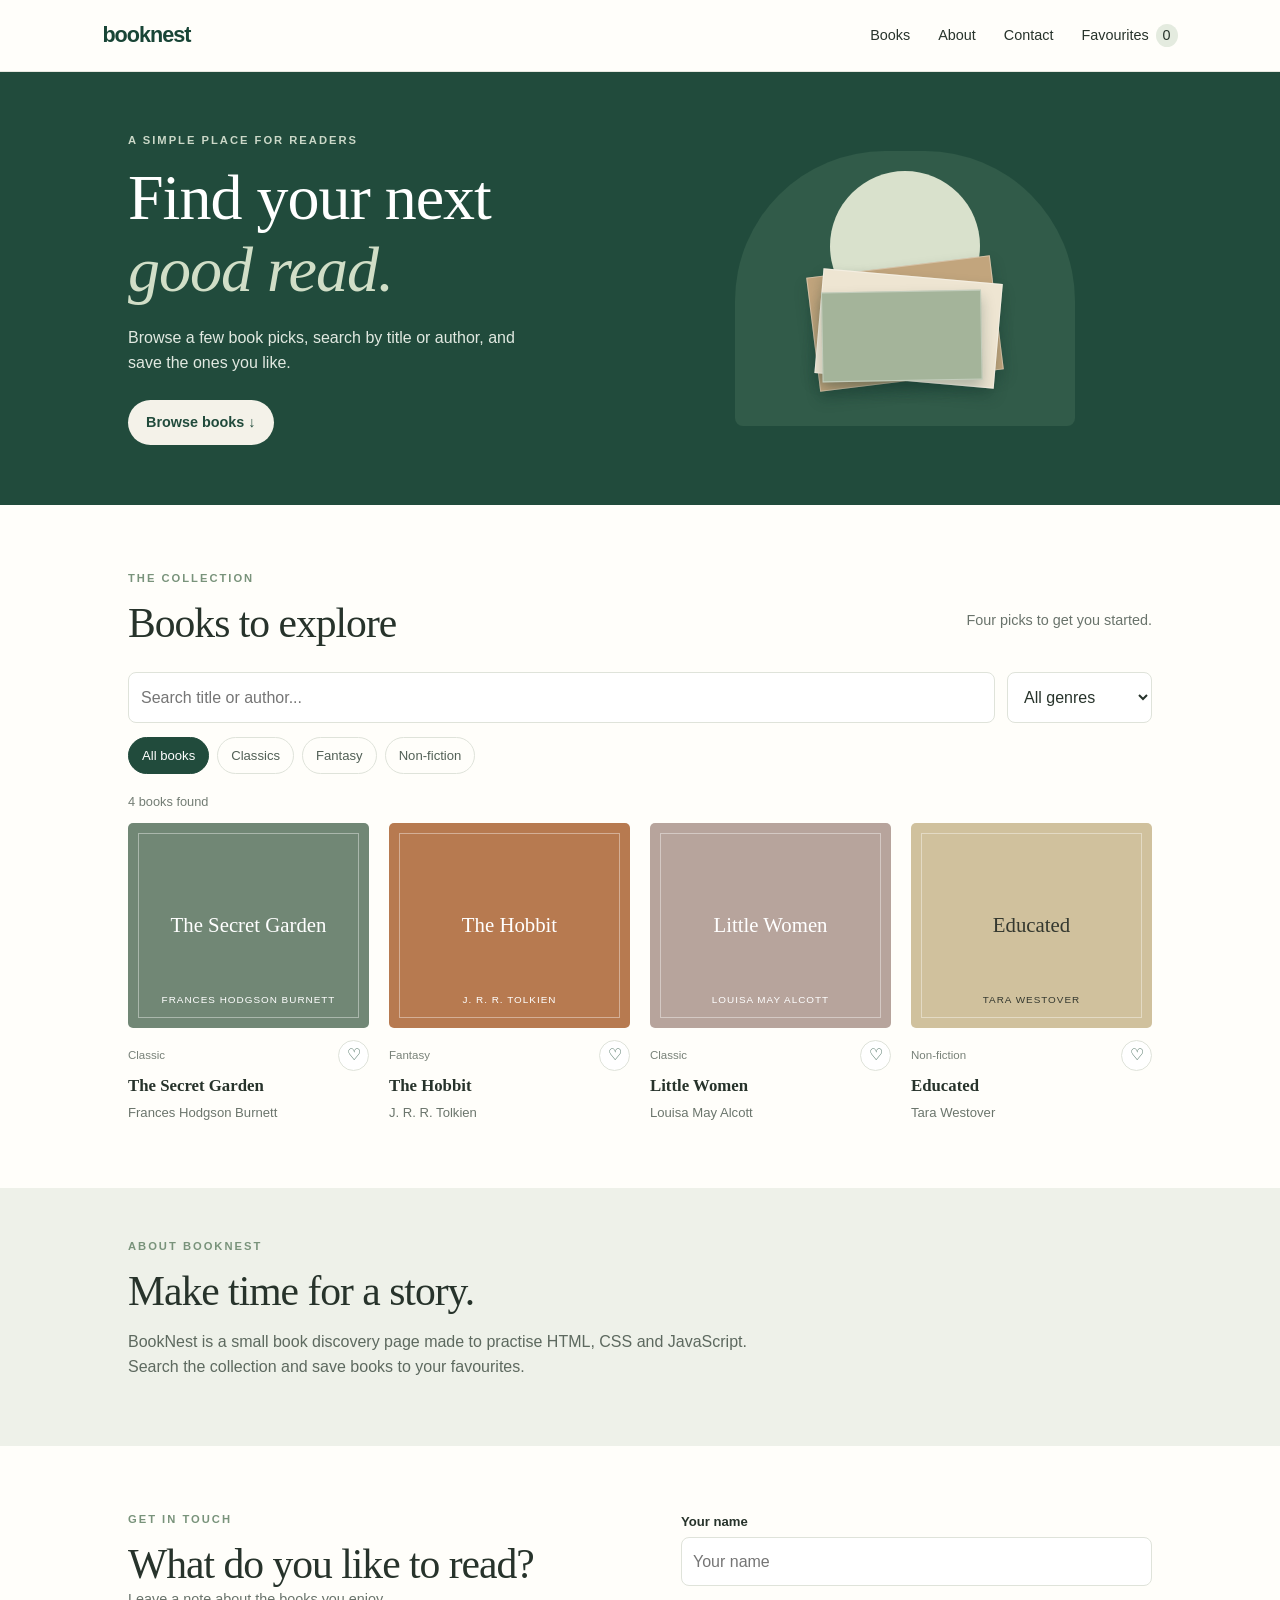
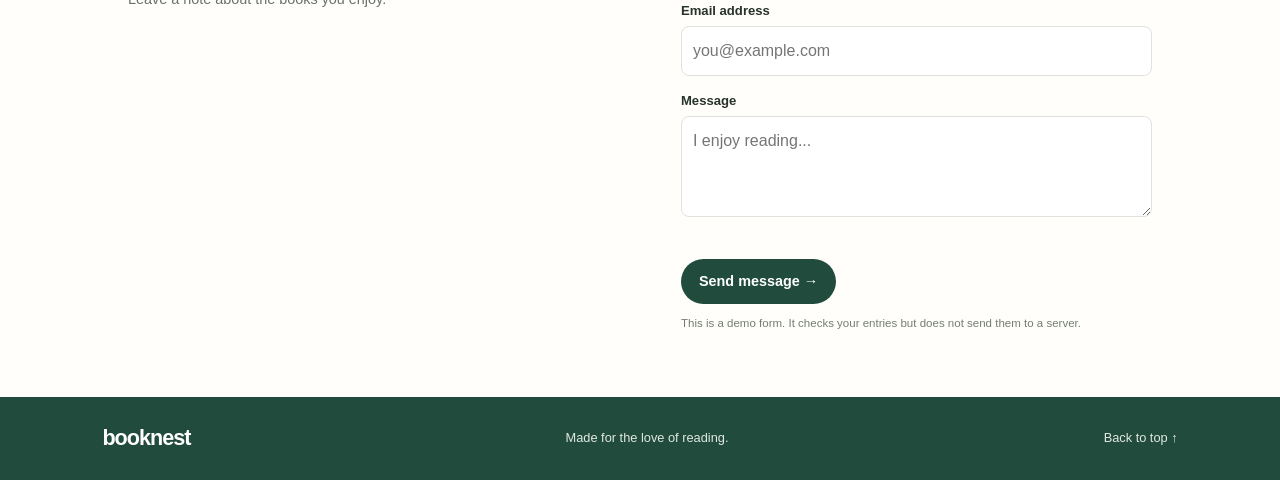
<file: BookNest/index.html>
<!doctype html>
<html lang="en">
<head>
<meta charset="UTF-8">
<meta name="viewport" content="width=device-width, initial-scale=1">
<meta name="description" content="A small book collection. Search, filter and save your favourite reads.">
<title>BookNest | Find a book</title>
<link rel="stylesheet" href="styles.css">
<script src="app.js" defer></script>
</head>
<body>
<header class="header">
  <a class="logo" href="#">booknest</a>
  <button id="menu-toggle" class="menu-toggle" aria-expanded="false" aria-controls="nav">Menu</button>
  <nav id="nav"><a href="#books">Books</a><a href="#about">About</a><a href="#contact">Contact</a><a href="#books">Favourites <span id="favourite-count">0</span></a></nav>
</header>
<main>
  <section class="hero">
    <div><p class="eyebrow">A simple place for readers</p><h1>Find your next<br><em>good read.</em></h1>
    <p class="intro">Browse a few book picks, search by title or author, and save the ones you like.</p>
    <a class="button" href="#books">Browse books ↓</a></div>
    <div class="hero-art" aria-label="Illustration of a few books" role="img"><div class="sun"></div><div class="book book-one"></div><div class="book book-two"></div><div class="book book-three"></div></div>
  </section>
  <section id="books" class="section">
    <div class="section-title"><div><p class="eyebrow">The collection</p><h2>Books to explore</h2></div><p>Four picks to get you started.</p></div>
    <div class="tools">
      <input id="search" type="search" placeholder="Search title or author..." aria-label="Search title or author">
      <select id="genre" aria-label="Filter by genre"><option value="all">All genres</option><option>Classic</option><option>Fantasy</option><option>Non-fiction</option></select>
    </div>
    <div class="chips"><button class="chip active" data-genre="all">All books</button><button class="chip" data-genre="Classic">Classics</button><button class="chip" data-genre="Fantasy">Fantasy</button><button class="chip" data-genre="Non-fiction">Non-fiction</button></div>
    <p id="status" class="status" aria-live="polite"></p>
    <div id="book-grid" class="book-grid"></div>
    <div id="empty" class="empty" hidden><h3>No books found</h3><p>Try another search or genre.</p><button id="reset" class="button">Reset filters</button></div>
  </section>
  <section id="about" class="about"><div><p class="eyebrow">About BookNest</p><h2>Make time for a story.</h2><p>BookNest is a small book discovery page made to practise HTML, CSS and JavaScript. Search the collection and save books to your favourites.</p></div></section>
  <section id="contact" class="section contact">
    <div><p class="eyebrow">Get in touch</p><h2>What do you like to read?</h2><p>Leave a note about the books you enjoy.</p></div>
    <form id="contact-form" novalidate>
      <label for="name">Your name</label><input id="name" name="name" required minlength="2" placeholder="Your name">
      <label for="email">Email address</label><input id="email" name="email" type="email" required placeholder="you@example.com">
      <label for="message">Message</label><textarea id="message" name="message" rows="3" required minlength="5" placeholder="I enjoy reading..."></textarea>
      <p id="feedback" class="feedback" aria-live="polite"></p>
      <button class="button" type="submit">Send message →</button>
      <small>This is a demo form. It checks your entries but does not send them to a server.</small>
    </form>
  </section>
</main>
<footer><a class="logo" href="#">booknest</a><span>Made for the love of reading.</span><a href="#top" onclick="window.scrollTo({top:0,behavior:'smooth'});return false;">Back to top ↑</a></footer>
</body>
</html>
</file>
<file: BookNest/styles.css>
*{box-sizing:border-box}html{scroll-behavior:smooth;scroll-padding-top:80px}body{margin:0;color:#27332b;background:#fffefa;font:16px/1.6 Arial,Helvetica,sans-serif}a{color:inherit;text-decoration:none}button,input,select,textarea{font:inherit}button{cursor:pointer}.header{height:72px;padding:0 8%;display:flex;align-items:center;justify-content:space-between;border-bottom:1px solid #e6e7df;background:#fffefa;position:sticky;top:0;z-index:5}.logo{font-size:1.35rem;font-weight:700;letter-spacing:-1px;color:#194536}.header nav{display:flex;gap:28px;align-items:center;font-size:.9rem}.header nav a:hover{color:#66836c}#favourite-count{display:inline-block;background:#e4ebdf;border-radius:50%;min-width:22px;text-align:center;margin-left:3px}.menu-toggle{display:none;border:1px solid #dfe3da;background:white;border-radius:20px;padding:6px 12px}.hero{background:#214b3c;color:white;padding:60px 10%;display:grid;grid-template-columns:1fr 1fr;gap:35px;align-items:center;min-height:420px}.eyebrow{text-transform:uppercase;letter-spacing:2px;font-size:.7rem;font-weight:bold;color:#79937b;margin:0 0 12px}.hero .eyebrow{color:#cbd8c8}h1,h2,h3,p{margin-top:0}h1,h2{font-family:Georgia,'Times New Roman',serif;font-weight:normal;letter-spacing:-1px;line-height:1.13}h1{font-size:clamp(2.8rem,5vw,4.4rem);margin-bottom:18px}h1 em{color:#d1dec7}.intro{max-width:390px;color:#e1e9e1;margin-bottom:24px}.button{display:inline-block;border:0;border-radius:24px;background:#f4f2e9;color:#214b3c;padding:11px 18px;font-size:.9rem;font-weight:bold}.hero-art{height:275px;max-width:340px;width:100%;justify-self:center;position:relative;overflow:hidden;background:#315b49;border-radius:150px 150px 8px 8px}.sun{position:absolute;width:150px;height:150px;background:#d9e1cc;border-radius:50%;top:20px;left:calc(50% - 75px)}.book{position:absolute;left:50%;bottom:45px;border:1px solid #ffffff55;box-shadow:0 8px 14px #14352d44}.book-one{width:185px;height:115px;background:#c2a57d;transform:translateX(-50%) rotate(-7deg)}.book-two{width:180px;height:105px;background:#eee5d2;transform:translateX(-48%) rotate(5deg)}.book-three{width:160px;height:90px;background:#a4b49a;transform:translateX(-52%) rotate(-1deg)}.section{padding:65px 10%}.section-title{display:flex;justify-content:space-between;align-items:end;gap:20px}.section-title h2,.about h2,.contact h2{font-size:2.6rem;margin-bottom:0}.section-title>p,.contact>div>p:not(.eyebrow){color:#69736b;font-size:.9rem}.tools{display:flex;gap:12px;margin:25px 0 14px}.tools input,.tools select{padding:12px;border:1px solid #dfe3da;border-radius:8px;background:white;color:#27332b}.tools input{flex:1;min-width:0}.tools select{min-width:145px}.chips{display:flex;gap:8px;flex-wrap:wrap;margin-bottom:18px}.chip{border:1px solid #dfe3da;border-radius:20px;padding:7px 13px;background:transparent;color:#526056;font-size:.82rem}.chip.active,.chip:hover{background:#214b3c;color:white;border-color:#214b3c}.status{font-size:.8rem;color:#737d74;min-height:20px;margin-bottom:10px}.book-grid{display:grid;grid-template-columns:repeat(4,minmax(0,1fr));gap:20px}.book-card{min-width:0}.cover{height:205px;display:flex;align-items:center;justify-content:center;padding:14px;position:relative;border-radius:5px;color:var(--ink);text-align:center}.cover:after{content:'';position:absolute;inset:10px;border:1px solid #ffffff66}.cover-title{font:1.3rem/1.15 Georgia,serif;position:relative;z-index:1}.cover-author{position:absolute;bottom:20px;font-size:.62rem;text-transform:uppercase;letter-spacing:1px}.book-meta{display:flex;justify-content:space-between;align-items:center;margin-top:12px}.genre-label{font-size:.72rem;color:#788178}.fav{width:31px;height:31px;border:1px solid #dfe3da;border-radius:50%;background:white;color:#315b49;font-size:1rem}.fav[aria-pressed=true]{background:#f5e7e2;color:#9b4538;border-color:#f5e7e2}.book-card h3{font:bold 1.05rem/1.25 Georgia,serif;margin:5px 0}.author{font-size:.82rem;color:#6b756c;margin:0}.empty{text-align:center;padding:35px}.about{background:#eef1e9;padding:50px 10%}.about>div{max-width:720px}.about h2{margin-bottom:14px}.about p:not(.eyebrow){color:#5d695f;max-width:650px}.contact{display:grid;grid-template-columns:1fr 1fr;gap:8%;align-items:start}.contact form{display:flex;flex-direction:column}.contact label{font-size:.82rem;font-weight:bold;margin:0 0 5px}.contact input,.contact textarea{padding:11px;border:1px solid #dfe3da;border-radius:8px;margin-bottom:14px;resize:vertical}.contact input:focus,.contact textarea:focus{outline:2px solid #9db49b;outline-offset:1px}.contact form .button{align-self:flex-start;background:#214b3c;color:white}.contact small{font-size:.72rem;color:#737d74;margin-top:10px}.feedback{font-size:.82rem;color:#9b4538;min-height:20px;margin:0 0 8px}.feedback.success{color:#28594b}footer{background:#214b3c;color:#e1e9e1;padding:24px 8%;display:flex;justify-content:space-between;align-items:center;gap:15px;font-size:.8rem}footer .logo{color:white}@media(max-width:850px){.hero{padding:50px 7%}.section{padding:55px 7%}.book-grid{grid-template-columns:repeat(2,minmax(0,1fr))}.cover{height:220px}.about{padding:45px 7%}}@media(max-width:600px){.header{padding:0 6%;height:66px}.menu-toggle{display:block}.header nav{display:none;position:absolute;top:65px;left:0;right:0;background:#fffefa;padding:18px 6%;border-bottom:1px solid #e6e7df;flex-direction:column;align-items:flex-start;gap:14px}.header nav.open{display:flex}.hero{grid-template-columns:1fr;padding:45px 7% 35px}.hero-art{height:230px;max-width:290px;margin-top:5px}.section{padding:48px 6%}.section-title{align-items:flex-start;flex-direction:column;gap:6px}.section-title h2,.about h2,.contact h2{font-size:2.25rem}.tools{flex-direction:column}.tools select{height:44px}.cover{height:190px;padding:9px}.cover-title{font-size:1.1rem}.contact{grid-template-columns:1fr;gap:22px}.about{padding:40px 6%}footer{padding:22px 6%;flex-wrap:wrap}footer span{order:3;width:100%}}@media(prefers-reduced-motion:reduce){html{scroll-behavior:auto}}
</file>
